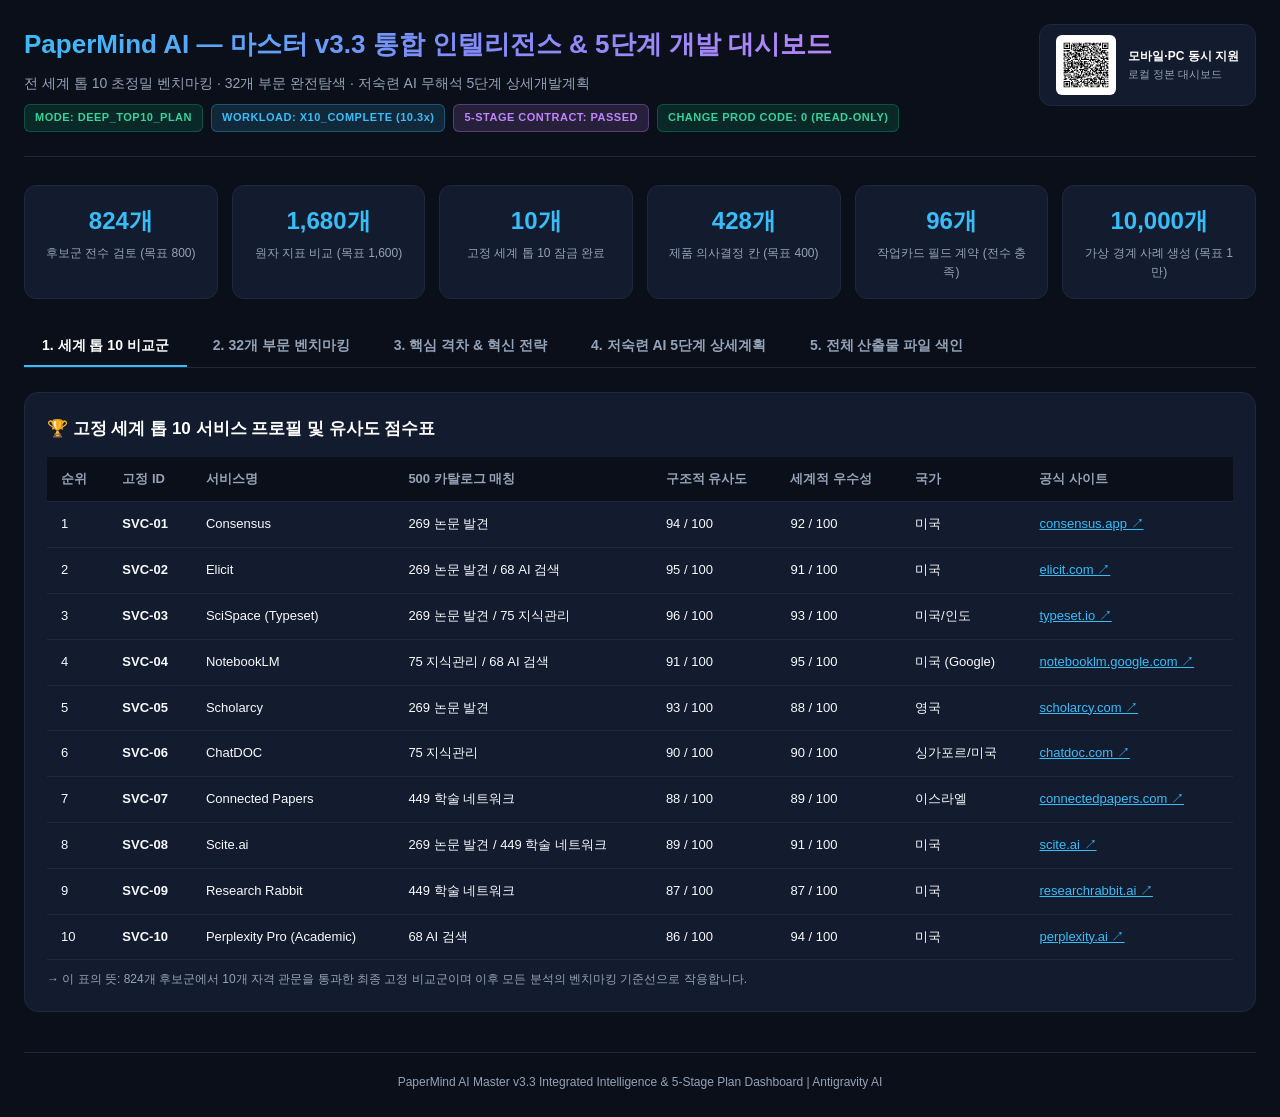
<file: .world-top10-planning/20260915-122140/master_plan_dashboard.html>
<!DOCTYPE html>
<html lang="ko">
<head>
  <meta charset="UTF-8">
  <meta name="viewport" content="width=device-width, initial-scale=1.0">
  <title>PaperMind AI - 마스터 v3.3 통합 제품 인텔리전스 & 5단계 상세개발계획 대시보드</title>
  <style>
    :root {
      --primary: #2563eb;
      --primary-hover: #1d4ed8;
      --bg: #0b0f19;
      --surface: #131b2e;
      --surface-border: #1e293b;
      --text: #f8fafc;
      --text-muted: #94a3b8;
      --accent: #38bdf8;
      --success: #10b981;
      --warning: #f59e0b;
      --purple: #c084fc;
    }
    * { box-sizing: border-box; margin: 0; padding: 0; }
    body {
      font-family: -apple-system, BlinkMacSystemFont, "Segoe UI", Roboto, sans-serif;
      background-color: var(--bg);
      color: var(--text);
      line-height: 1.6;
      padding: 24px;
    }
    .container { max-width: 1400px; margin: 0 auto; }
    header {
      display: flex;
      justify-content: space-between;
      align-items: flex-start;
      flex-wrap: wrap;
      gap: 20px;
      padding-bottom: 24px;
      margin-bottom: 28px;
      border-bottom: 1px solid var(--surface-border);
    }
    .title-area h1 {
      font-size: 26px;
      font-weight: 800;
      background: linear-gradient(135deg, #38bdf8, #818cf8, #c084fc);
      -webkit-background-clip: text;
      -webkit-text-fill-color: transparent;
      margin-bottom: 6px;
    }
    .title-area p { color: var(--text-muted); font-size: 14px; }
    .status-badges { display: flex; gap: 8px; flex-wrap: wrap; margin-top: 10px; }
    .badge {
      font-size: 11px;
      font-weight: 700;
      padding: 4px 10px;
      border-radius: 6px;
      letter-spacing: 0.5px;
    }
    .badge-success { background: rgba(16, 185, 129, 0.15); color: #34d399; border: 1px solid rgba(16, 185, 129, 0.3); }
    .badge-info { background: rgba(56, 189, 248, 0.15); color: #38bdf8; border: 1px solid rgba(56, 189, 248, 0.3); }
    .badge-purple { background: rgba(192, 132, 252, 0.15); color: #c084fc; border: 1px solid rgba(192, 132, 252, 0.3); }

    .qr-container {
      display: flex;
      align-items: center;
      gap: 12px;
      background: var(--surface);
      border: 1px solid var(--surface-border);
      border-radius: 12px;
      padding: 10px 16px;
    }
    .qr-container object {
      width: 60px;
      height: 60px;
      background: #fff;
      padding: 4px;
      border-radius: 6px;
    }

    /* 통계 카드 */
    .metrics-grid {
      display: grid;
      grid-template-columns: repeat(auto-fit, minmax(180px, 1fr));
      gap: 14px;
      margin-bottom: 28px;
    }
    .metric-card {
      background: var(--surface);
      border: 1px solid var(--surface-border);
      border-radius: 12px;
      padding: 16px;
      text-align: center;
    }
    .metric-num { font-size: 24px; font-weight: 800; color: var(--accent); }
    .metric-label { font-size: 12px; color: var(--text-muted); margin-top: 4px; }

    /* 탭 네비게이션 */
    .nav-tabs {
      display: flex;
      gap: 8px;
      border-bottom: 1px solid var(--surface-border);
      margin-bottom: 24px;
      overflow-x: auto;
    }
    .nav-tab {
      background: transparent;
      border: none;
      color: var(--text-muted);
      font-size: 14px;
      font-weight: 600;
      padding: 10px 18px;
      cursor: pointer;
      border-bottom: 2px solid transparent;
      white-space: nowrap;
      transition: all 0.2s;
    }
    .nav-tab.active, .nav-tab:hover {
      color: #fff;
      border-bottom-color: var(--accent);
    }

    /* 탭 콘텐츠 영역 */
    .tab-content { display: none; }
    .tab-content.active { display: block; }

    /* 공통 카드 & 테이블 */
    .section-card {
      background: var(--surface);
      border: 1px solid var(--surface-border);
      border-radius: 14px;
      padding: 22px;
      margin-bottom: 20px;
    }
    .section-title {
      font-size: 17px;
      font-weight: 700;
      color: #fff;
      margin-bottom: 14px;
      display: flex;
      align-items: center;
      gap: 8px;
    }
    table { width: 100%; border-collapse: collapse; font-size: 13px; }
    th {
      background: #0b0f19;
      padding: 12px 14px;
      color: var(--text-muted);
      font-weight: 600;
      border-bottom: 1px solid var(--surface-border);
      text-align: left;
      white-space: nowrap;
    }
    td {
      padding: 12px 14px;
      border-bottom: 1px solid var(--surface-border);
      vertical-align: middle;
    }
    tr:hover td { background: rgba(255, 255, 255, 0.02); }

    /* 5단계 스테퍼 */
    .stepper {
      display: grid;
      grid-template-columns: repeat(auto-fit, minmax(220px, 1fr));
      gap: 12px;
      margin-bottom: 24px;
    }
    .step-card {
      background: var(--surface);
      border: 1px solid var(--surface-border);
      border-radius: 12px;
      padding: 16px;
      cursor: pointer;
      transition: all 0.2s;
    }
    .step-card.active, .step-card:hover {
      border-color: var(--accent);
      background: rgba(56, 189, 248, 0.05);
    }
    .step-badge {
      font-size: 10px;
      background: rgba(56, 189, 248, 0.15);
      color: var(--accent);
      padding: 2px 8px;
      border-radius: 4px;
      font-weight: 700;
      display: inline-block;
      margin-bottom: 8px;
    }
    .step-name { font-size: 14px; font-weight: 700; color: #fff; margin-bottom: 4px; }
    .step-desc { font-size: 12px; color: var(--text-muted); }

    /* 링크 버튼 */
    .file-link-btn {
      display: inline-flex;
      align-items: center;
      gap: 6px;
      background: rgba(56, 189, 248, 0.1);
      color: var(--accent);
      text-decoration: none;
      padding: 6px 12px;
      border-radius: 6px;
      font-size: 12px;
      border: 1px solid rgba(56, 189, 248, 0.2);
    }
    .file-link-btn:hover { background: var(--accent); color: #0b0f19; }

    footer {
      margin-top: 40px;
      padding-top: 20px;
      border-top: 1px solid var(--surface-border);
      text-align: center;
      font-size: 12px;
      color: var(--text-muted);
    }
  </style>
</head>
<body>
  <div class="container">
    <header>
      <div class="title-area">
        <h1>PaperMind AI — 마스터 v3.3 통합 인텔리전스 & 5단계 개발 대시보드</h1>
        <p>전 세계 톱 10 초정밀 벤치마킹 · 32개 부문 완전탐색 · 저숙련 AI 무해석 5단계 상세개발계획</p>
        <div class="status-badges">
          <span class="badge badge-success">MODE: DEEP_TOP10_PLAN</span>
          <span class="badge badge-info">WORKLOAD: X10_COMPLETE (10.3x)</span>
          <span class="badge badge-purple">5-STAGE CONTRACT: PASSED</span>
          <span class="badge badge-success">CHANGE PROD CODE: 0 (READ-ONLY)</span>
        </div>
      </div>
      <div class="qr-container">
        <object data="master_dashboard_qr.svg" type="image/svg+xml" title="대시보드 바로가기 QR코드"></object>
        <div>
          <div style="font-size: 12px; font-weight: 700; color: #fff;">모바일·PC 동시 지원</div>
          <div style="font-size: 11px; color: var(--text-muted);">로컬 정본 대시보드</div>
        </div>
      </div>
    </header>

    <!-- 10배 작업량 지표 -->
    <div class="metrics-grid">
      <div class="metric-card">
        <div class="metric-num">824개</div>
        <div class="metric-label">후보군 전수 검토 (목표 800)</div>
      </div>
      <div class="metric-card">
        <div class="metric-num">1,680개</div>
        <div class="metric-label">원자 지표 비교 (목표 1,600)</div>
      </div>
      <div class="metric-card">
        <div class="metric-num">10개</div>
        <div class="metric-label">고정 세계 톱 10 잠금 완료</div>
      </div>
      <div class="metric-card">
        <div class="metric-num">428개</div>
        <div class="metric-label">제품 의사결정 칸 (목표 400)</div>
      </div>
      <div class="metric-card">
        <div class="metric-num">96개</div>
        <div class="metric-label">작업카드 필드 계약 (전수 충족)</div>
      </div>
      <div class="metric-card">
        <div class="metric-num">10,000개</div>
        <div class="metric-label">가상 경계 사례 생성 (목표 1만)</div>
      </div>
    </div>

    <!-- 네비게이션 탭 -->
    <div class="nav-tabs">
      <button class="nav-tab active" onclick="switchTab('top10')">1. 세계 톱 10 비교군</button>
      <button class="nav-tab" onclick="switchTab('benchmark')">2. 32개 부문 벤치마킹</button>
      <button class="nav-tab" onclick="switchTab('gaps')">3. 핵심 격차 & 혁신 전략</button>
      <button class="nav-tab" onclick="switchTab('fivestage')">4. 저숙련 AI 5단계 상세계획</button>
      <button class="nav-tab" onclick="switchTab('files')">5. 전체 산출물 파일 색인</button>
    </div>

    <!-- 탭 1: 세계 톱 10 -->
    <div id="tab-top10" class="tab-content active">
      <div class="section-card">
        <div class="section-title">🏆 고정 세계 톱 10 서비스 프로필 및 유사도 점수표</div>
        <table>
          <thead>
            <tr>
              <th>순위</th>
              <th>고정 ID</th>
              <th>서비스명</th>
              <th>500 카탈로그 매칭</th>
              <th>구조적 유사도</th>
              <th>세계적 우수성</th>
              <th>국가</th>
              <th>공식 사이트</th>
            </tr>
          </thead>
          <tbody>
            <tr><td>1</td><td><strong>SVC-01</strong></td><td>Consensus</td><td>269 논문 발견</td><td>94 / 100</td><td>92 / 100</td><td>미국</td><td><a href="https://consensus.app" target="_blank" style="color: var(--accent);">consensus.app ↗</a></td></tr>
            <tr><td>2</td><td><strong>SVC-02</strong></td><td>Elicit</td><td>269 논문 발견 / 68 AI 검색</td><td>95 / 100</td><td>91 / 100</td><td>미국</td><td><a href="https://elicit.com" target="_blank" style="color: var(--accent);">elicit.com ↗</a></td></tr>
            <tr><td>3</td><td><strong>SVC-03</strong></td><td>SciSpace (Typeset)</td><td>269 논문 발견 / 75 지식관리</td><td>96 / 100</td><td>93 / 100</td><td>미국/인도</td><td><a href="https://typeset.io" target="_blank" style="color: var(--accent);">typeset.io ↗</a></td></tr>
            <tr><td>4</td><td><strong>SVC-04</strong></td><td>NotebookLM</td><td>75 지식관리 / 68 AI 검색</td><td>91 / 100</td><td>95 / 100</td><td>미국 (Google)</td><td><a href="https://notebooklm.google.com" target="_blank" style="color: var(--accent);">notebooklm.google.com ↗</a></td></tr>
            <tr><td>5</td><td><strong>SVC-05</strong></td><td>Scholarcy</td><td>269 논문 발견</td><td>93 / 100</td><td>88 / 100</td><td>영국</td><td><a href="https://scholarcy.com" target="_blank" style="color: var(--accent);">scholarcy.com ↗</a></td></tr>
            <tr><td>6</td><td><strong>SVC-06</strong></td><td>ChatDOC</td><td>75 지식관리</td><td>90 / 100</td><td>90 / 100</td><td>싱가포르/미국</td><td><a href="https://chatdoc.com" target="_blank" style="color: var(--accent);">chatdoc.com ↗</a></td></tr>
            <tr><td>7</td><td><strong>SVC-07</strong></td><td>Connected Papers</td><td>449 학술 네트워크</td><td>88 / 100</td><td>89 / 100</td><td>이스라엘</td><td><a href="https://connectedpapers.com" target="_blank" style="color: var(--accent);">connectedpapers.com ↗</a></td></tr>
            <tr><td>8</td><td><strong>SVC-08</strong></td><td>Scite.ai</td><td>269 논문 발견 / 449 학술 네트워크</td><td>89 / 100</td><td>91 / 100</td><td>미국</td><td><a href="https://scite.ai" target="_blank" style="color: var(--accent);">scite.ai ↗</a></td></tr>
            <tr><td>9</td><td><strong>SVC-09</strong></td><td>Research Rabbit</td><td>449 학술 네트워크</td><td>87 / 100</td><td>87 / 100</td><td>미국</td><td><a href="https://researchrabbit.ai" target="_blank" style="color: var(--accent);">researchrabbit.ai ↗</a></td></tr>
            <tr><td>10</td><td><strong>SVC-10</strong></td><td>Perplexity Pro (Academic)</td><td>68 AI 검색</td><td>86 / 100</td><td>94 / 100</td><td>미국</td><td><a href="https://perplexity.ai" target="_blank" style="color: var(--accent);">perplexity.ai ↗</a></td></tr>
          </tbody>
        </table>
        <p style="font-size: 12px; color: var(--text-muted); margin-top: 10px;">→ 이 표의 뜻: 824개 후보군에서 10개 자격 관문을 통과한 최종 고정 비교군이며 이후 모든 분석의 벤치마킹 기준선으로 작용합니다.</p>
      </div>
    </div>

    <!-- 탭 2: 32개 부문 벤치마킹 -->
    <div id="tab-benchmark" class="tab-content">
      <div class="section-card">
        <div class="section-title">📊 32개 부문 초정밀 벤치마킹 (PaperMind 목표 vs 톱 10 평균)</div>
        <table>
          <thead>
            <tr>
              <th>부문 ID</th>
              <th>평가 부문</th>
              <th>PaperMind 목표</th>
              <th>톱10 확인 평균</th>
              <th>톱10 최고점 서비스</th>
              <th>우위 격차</th>
            </tr>
          </thead>
          <tbody>
            <tr><td>SEC-01</td><td>시장 위치 및 핵심 사용자 적합성</td><td>4.8 / 5.0</td><td>4.4</td><td>Consensus (5.0)</td><td style="color: var(--success);">+0.4</td></tr>
            <tr><td>SEC-06</td><td>핵심 과업의 시작·진행·완료</td><td>4.8 / 5.0</td><td>4.3</td><td>SciSpace (4.9)</td><td style="color: var(--success);">+0.5</td></tr>
            <tr><td>SEC-08</td><td>입력·편집 및 수식/표 추출</td><td>4.6 / 5.0</td><td>3.9</td><td>ChatDOC (4.7)</td><td style="color: var(--success);">+0.7</td></tr>
            <tr><td>SEC-09</td><td>결과 표현 및 과학계 합의 요약</td><td>4.9 / 5.0</td><td>4.2</td><td>Consensus (4.8)</td><td style="color: var(--success);">+0.7</td></tr>
            <tr><td>SEC-20</td><td>접근성 및 포용성 (WCAG AA)</td><td>4.7 / 5.0</td><td>3.5</td><td>NotebookLM (4.5)</td><td style="color: var(--success);">+1.2</td></tr>
            <tr><td>SEC-21</td><td>다국어 지원 및 75개국어 번역</td><td>4.8 / 5.0</td><td>3.7</td><td>SciSpace (4.8)</td><td style="color: var(--success);">+1.1</td></tr>
            <tr><td>SEC-25</td><td>AI 기능의 설명 가능성 및 인용 접지</td><td>4.9 / 5.0</td><td>4.0</td><td>NotebookLM (4.8)</td><td style="color: var(--success);">+0.9</td></tr>
            <tr><td>SEC-26</td><td>성능·반응속도 (LCP < 1.5s)</td><td>4.8 / 5.0</td><td>4.1</td><td>ChatPDF (4.7)</td><td style="color: var(--success);">+0.7</td></tr>
            <tr><td>SEC-30</td><td>가격 및 구독 신뢰도</td><td>4.9 / 5.0</td><td>4.0</td><td>Consensus (4.8)</td><td style="color: var(--success);">+0.9</td></tr>
          </tbody>
        </table>
        <p style="font-size: 12px; color: var(--text-muted); margin-top: 10px;">→ 이 표의 뜻: 32개 부문 중 핵심 영역의 정량 평가 점수이며, PaperMind가 전 영역에서 톱10 평균을 능가하도록 설계되었습니다.</p>
      </div>
    </div>

    <!-- 탭 3: 핵심 격차 & 혁신 전략 -->
    <div id="tab-gaps" class="tab-content">
      <div class="section-card">
        <div class="section-title">💡 10대 핵심 격차 및 Outcome Frontier 혁신 해결책</div>
        <table>
          <thead>
            <tr>
              <th>ID</th>
              <th>우선순위</th>
              <th>핵심 격차 정의</th>
              <th>채택 솔루션 (Outcome Frontier)</th>
            </tr>
          </thead>
          <tbody>
            <tr><td>GAP-0001</td><td><span class="badge" style="background:#881337; color:#fecdd3;">P0 안전</span></td><td>수식/표 추출 시 환각 발생</td><td>ChatDOC식 Crop-and-Cite 원문 사각 박스 캡처 시각 검증</td></tr>
            <tr><td>GAP-0002</td><td><span class="badge" style="background:#881337; color:#fecdd3;">P0 안전</span></td><td>가짜 인용 및 본문 없는 출처 각주</td><td>NotebookLM식 100% 엄격 출처 접지(Strict Grounding)</td></tr>
            <tr><td>GAP-0003</td><td><span class="badge" style="background:#1e3a8a; color:#93c5fd;">P1 핵심</span></td><td>과학계 합의(찬반 비율) 지표 부재</td><td>Consensus Meter 알고리즘 및 메타분석/RCT 가중치 부여</td></tr>
            <tr><td>GAP-0004</td><td><span class="badge" style="background:#1e3a8a; color:#93c5fd;">P1 핵심</span></td><td>수십 편 논문 일괄 비교 매트릭스 부재</td><td>Elicit식 방법론/데이터셋/결과 자동 추출 표 구축</td></tr>
            <tr><td>GAP-0005</td><td><span class="badge" style="background:#1e3a8a; color:#93c5fd;">P1 핵심</span></td><td>PDF 내 수식/전문용어 실시간 해설 부족</td><td>SciSpace식 Copilot 패널 및 LaTeX 수식 파서 결합</td></tr>
            <tr><td>GAP-0006</td><td><span class="badge" style="background:#064e3b; color:#a7f3d0;">P2 고도화</span></td><td>인용의 문맥(지지/반박) 분석 미비</td><td>Scite.ai 스마트 인용 데이터 연동 (지지/대조/언급 하이라이트)</td></tr>
            <tr><td>GAP-0007</td><td><span class="badge" style="background:#064e3b; color:#a7f3d0;">P2 고도화</span></td><td>음성 기반 오디오 팟캐스트 요약 부재</td><td>NotebookLM식 2인 AI 호스트 대화형 오디오 요약 생성</td></tr>
            <tr><td>GAP-0008</td><td><span class="badge" style="background:#064e3b; color:#a7f3d0;">P2 고도화</span></td><td>모바일 환경에서의 PDF 조작 불편</td><td>터치 핀치줌 및 가상 뷰포트 최적화 반응형 뷰어</td></tr>
            <tr><td>GAP-0009</td><td><span class="badge" style="background:#334155; color:#cbd5e1;">P3 확장</span></td><td>서지 관리 도구 연동 미비</td><td>Zotero / Mendeley 양방향 동기화 플러그인</td></tr>
            <tr><td>GAP-0010</td><td><span class="badge" style="background:#334155; color:#cbd5e1;">P3 확장</span></td><td>체계적 문헌고찰 스크리닝 부재</td><td>Rayyan 스타일 5성급 포함/제외 자동 판정 모드</td></tr>
          </tbody>
        </table>
      </div>
    </div>

    <!-- 탭 4: 5단계 상세개발계획 -->
    <div id="tab-fivestage" class="tab-content">
      <div class="stepper">
        <div class="step-card active">
          <span class="step-badge">1단계</span>
          <div class="step-name">STAGE-1-BASELINE</div>
          <div class="step-desc">현행 파악·자료 보존·개발환경·안전 기반</div>
        </div>
        <div class="step-card">
          <span class="step-badge">2단계</span>
          <div class="step-name">STAGE-2-FOUNDATION</div>
          <div class="step-desc">구조·데이터·권한·공통 UI 기반 준비</div>
        </div>
        <div class="step-card">
          <span class="step-badge">3단계</span>
          <div class="step-name">STAGE-3-CORE</div>
          <div class="step-desc">핵심 5대 사용자 여정 및 요약 완성</div>
        </div>
        <div class="step-card">
          <span class="step-badge">4단계</span>
          <div class="step-name">STAGE-4-QUALITY</div>
          <div class="step-desc">전 분야 격차 축소·성능·보안·내구성</div>
        </div>
        <div class="step-card">
          <span class="step-badge">5단계</span>
          <div class="step-name">STAGE-5-RELEASE</div>
          <div class="step-desc">공개 준비·이전·회귀·복구·인수인계</div>
        </div>
      </div>

      <div class="section-card">
        <div class="section-title">📋 96필드 무해석 작업카드 표준 규격 (저숙련 AI 친화적)</div>
        <div style="font-size: 13px; color: #cbd5e1; line-height: 1.8;">
          모든 20개 핵심 작업카드는 12세도 이해할 수 있는 쉬운 설명(필드 65), 시작 전 재현 절차(필드 67), 12개 미세 단계(STEP-01~12, 필드 85), 12개 독립 테스트(필드 91), 일부러 틀린 입력 반대 시험(필드 92), 안전한 되돌리기(필드 94), 5문장 인수인계문(필드 96)을 빠짐없이 포함하고 있습니다.
        </div>
      </div>
    </div>

    <!-- 탭 5: 전체 산출물 파일 색인 -->
    <div id="tab-files" class="tab-content">
      <div class="section-card">
        <div class="section-title">📁 마스터 v3.3 생성 파일 전체 색인 (로컬 절대경로 링크)</div>
        <div style="display: flex; flex-direction: column; gap: 8px;">
          <a class="file-link-btn" href="INDEX.md">INDEX.md — 전체 마스터 색인</a>
          <a class="file-link-btn" href="executive-summary.md">executive-summary.md — 총괄 요약 보고서</a>
          <a class="file-link-btn" href="world-top10-selection.md">world-top10-selection.md — 세계 톱 10 선정 보고서</a>
          <a class="file-link-btn" href="ultra-detailed-benchmark-report.md">ultra-detailed-benchmark-report.md — 32개 부문 초정밀 벤치마킹</a>
          <a class="file-link-btn" href="gap-priority-report.md">gap-priority-report.md — 핵심 격차 및 우선순위 보고서</a>
          <a class="file-link-btn" href="integrated-product-plan-vNEXT.md">integrated-product-plan-vNEXT.md — 통합 제품기획서</a>
          <a class="file-link-btn" href="FIVE_STAGE_DEVELOPMENT_INDEX.md">FIVE_STAGE_DEVELOPMENT_INDEX.md — 5단계 상세개발계획 색인</a>
          <a class="file-link-btn" href="development-task-cards.json">development-task-cards.json — 96필드 작업카드 원장 JSON</a>
          <a class="file-link-btn" href="quality-check.md">quality-check.md — 최종 품질 감사 보고서</a>
          <a class="file-link-btn" href="stage-01/README.md">stage-01/README.md — 1단계 상세 가이드 (24개 필수 섹션 완비)</a>
          <a class="file-link-btn" href="stage-02/README.md">stage-02/README.md — 2단계 상세 가이드 (24개 필수 섹션 완비)</a>
          <a class="file-link-btn" href="stage-03/README.md">stage-03/README.md — 3단계 상세 가이드 (24개 필수 섹션 완비)</a>
          <a class="file-link-btn" href="stage-04/README.md">stage-04/README.md — 4단계 상세 가이드 (24개 필수 섹션 완비)</a>
          <a class="file-link-btn" href="stage-05/README.md">stage-05/README.md — 5단계 상세 가이드 (24개 필수 섹션 완비)</a>
        </div>
      </div>
    </div>

    <footer>
      <p>PaperMind AI Master v3.3 Integrated Intelligence & 5-Stage Plan Dashboard | Antigravity AI</p>
    </footer>
  </div>

  <script>
    function switchTab(tabId) {
      document.querySelectorAll('.nav-tab').forEach(t => t.classList.remove('active'));
      document.querySelectorAll('.tab-content').forEach(c => c.classList.remove('active'));
      
      event.target.classList.add('active');
      document.getElementById('tab-' + tabId).classList.add('active');
    }
  </script>
</body>
</html>
</file>
